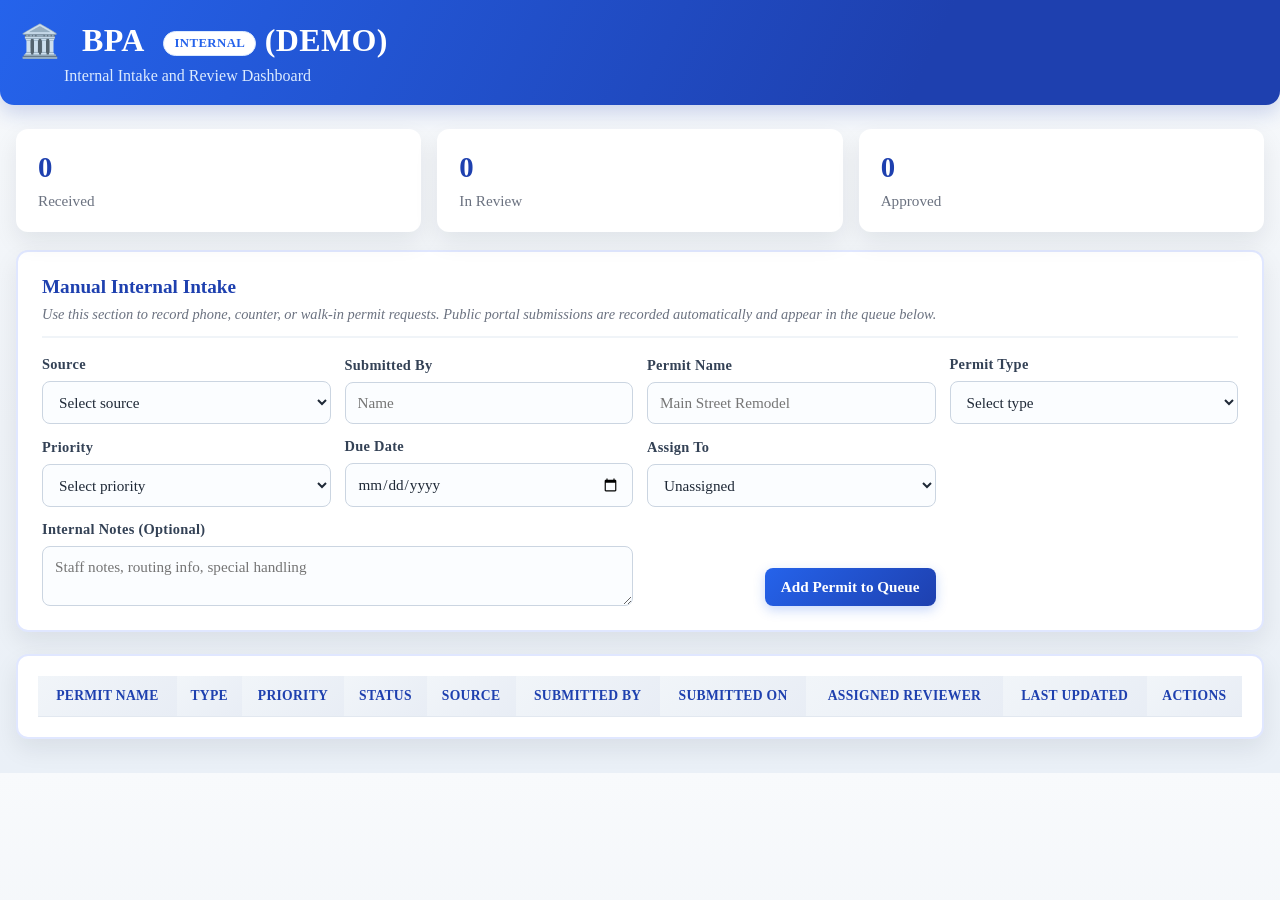
<file: index.html>
<!DOCTYPE html>
<html lang="en">
<head>
    <meta charset="UTF-8">
    <meta name="viewport" content="width=device-width, initial-scale=1.0">
    <title>BPA | Boston Permit Authority</title>
    <link rel="stylesheet" href="style.css">
</head>
<body>
    <header>
        <div class="header-row">
            <span class="logo-icon">🏛️</span>
               <h1 class="app-title">BPA <span class="internal-badge">INTERNAL</span> (DEMO)</h1>
        </div>
        <p class="app-subtitle">Internal Intake and Review Dashboard</p>
    </header>

    <main class="main-content">
        <section class="dashboard" aria-label="Summary">
            <article class="card">
                <h2 id="receivedCount">0</h2>
                <p>Received</p>
            </article>
            <article class="card">
                <h2 id="inReviewCount">0</h2>
                <p>In Review</p>
            </article>
            <article class="card">
                <h2 id="approvedCount">0</h2>
                <p>Approved</p>
            </article>
        </section>

        <section class="form-section">
            <div class="form-header">
                <h3>Manual Internal Intake</h3>
                <p class="form-helper">Use this section to record phone, counter, or walk-in permit requests. Public portal submissions are recorded automatically and appear in the queue below.</p>
            </div>
            <form id="permitForm" autocomplete="off" novalidate>
                <div class="form-group">
                    <label for="source">Source</label>
                    <select id="source" required>
                        <option value="">Select source</option>
                        <option value="Phone Intake">Phone Intake</option>
                        <option value="Walk-In">Walk-In</option>
                        <option value="Internal Entry">Internal Entry</option>
                    </select>
                </div>
                <div class="form-group">
                    <label for="submitBy">Submitted By</label>
                    <input id="submitBy" type="text" placeholder="Name" required>
                </div>
                <div class="form-group">
                    <label for="permitName">Permit Name</label>
                    <input id="permitName" type="text" placeholder="Main Street Remodel" required>
                </div>
                <div class="form-group">
                    <label for="permitType">Permit Type</label>
                    <select id="permitType" required>
                        <option value="">Select type</option>
                        <option value="Building">Building</option>
                        <option value="Electrical">Electrical</option>
                        <option value="Plumbing">Plumbing</option>
                        <option value="Event">Event</option>
                        <option value="Food Truck">Food Truck</option>
                    </select>
                </div>
                <div class="form-group">
                    <label for="priority">Priority</label>
                    <select id="priority" required>
                        <option value="">Select priority</option>
                        <option value="Low">Low</option>
                        <option value="Medium">Medium</option>
                        <option value="High">High</option>
                    </select>
                </div>
                <div class="form-group">
                    <label for="dueDate">Due Date</label>
                    <input id="dueDate" type="date" required>
                </div>
                <div class="form-group">
                    <label for="assignedReviewer">Assign To</label>
                    <select id="assignedReviewer">
                        <option value="">Unassigned</option>
                        <option value="Aimee Sprung">Aimee Sprung</option>
                        <option value="Brandon Brin">Brandon Brin</option>
                        <option value="Paul McCabe">Paul McCabe</option>
                    </select>
                </div>
                <div class="form-group notes-group">
                    <label for="internalNotes">Internal Notes (Optional)</label>
                    <textarea id="internalNotes" rows="2" placeholder="Staff notes, routing info, special handling"></textarea>
                </div>
                <div class="form-group action-group">
                    <button class="btn" type="submit">Add Permit to Queue</button>
                </div>
            </form>
        </section>

        <section class="table-section">
            <table id="permitTable">
                <thead>
                    <tr>
                        <th>Permit Name</th>
                        <th>Type</th>
                        <th>Priority</th>
                        <th>Status</th>
                        <th>Source</th>
                        <th>Submitted By</th>
                        <th>Submitted On</th>
                        <th>Assigned Reviewer</th>
                        <th>Last Updated</th>
                        <th>Actions</th>
                    </tr>
                </thead>
                <tbody></tbody>
            </table>
        </section>
    </main>

    <div class="notification" aria-live="polite"></div>

    <!-- Reviewer Assignment Modal -->
    <div id="reviewerModal" class="modal">
        <div class="modal-content">
            <div class="modal-header">
                <h2>Assign Reviewer</h2>
                <button class="modal-close" id="modalCloseBtn">&times;</button>
            </div>
            <div class="modal-body">
                <p class="modal-permit-name" id="modalPermitName"></p>
                <label for="modalReviewerSelect">Select Reviewer:</label>
                <select id="modalReviewerSelect">
                    <option value="">Unassigned</option>
                    <option value="Aimee Sprung">Aimee Sprung</option>
                    <option value="Brandon Brin">Brandon Brin</option>
                    <option value="Paul McCabe">Paul McCabe</option>
                </select>
            </div>
            <div class="modal-footer">
                <button id="modalCancelBtn" class="btn-secondary">Cancel</button>
                <button id="modalSaveBtn" class="btn">Save Reviewer</button>
            </div>
        </div>
    </div>

    <script src="app.js"></script>
</body>
</html>
</file>
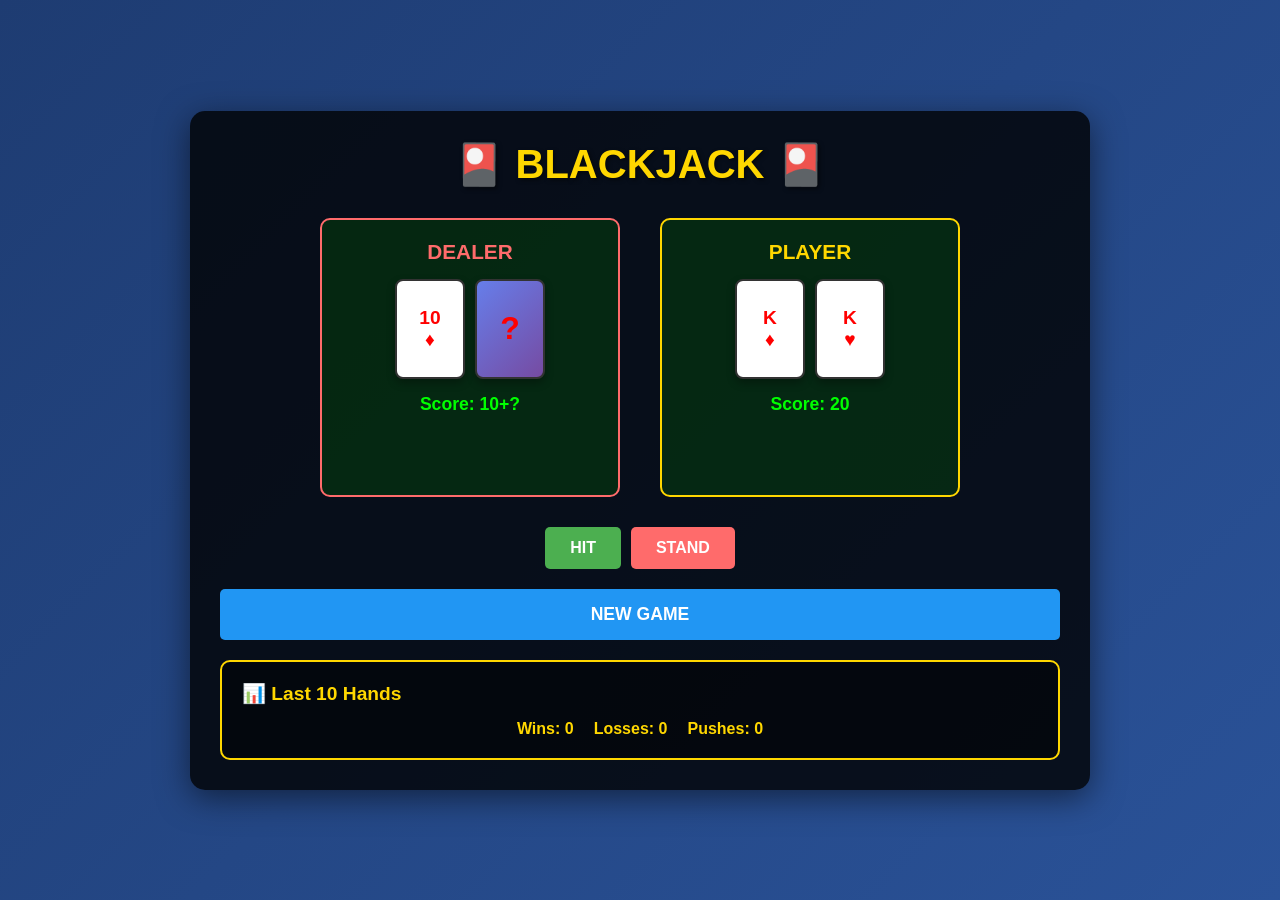
<file: blackjack.html>
<!DOCTYPE html>
<html lang="en">
<head>
    <meta charset="UTF-8">
    <meta name="viewport" content="width=device-width, initial-scale=1.0">
    <title>Blackjack Game</title>
    <style>
        * {
            margin: 0;
            padding: 0;
            box-sizing: border-box;
        }

        body {
            font-family: 'Arial', sans-serif;
            background: linear-gradient(135deg, #1e3c72 0%, #2a5298 100%);
            min-height: 100vh;
            display: flex;
            justify-content: center;
            align-items: center;
            padding: 20px;
        }

        .container {
            background: rgba(0, 0, 0, 0.8);
            border-radius: 15px;
            padding: 30px;
            max-width: 900px;
            width: 100%;
            box-shadow: 0 8px 32px rgba(0, 0, 0, 0.5);
        }

        h1 {
            color: #ffd700;
            text-align: center;
            margin-bottom: 30px;
            font-size: 2.5em;
            text-shadow: 2px 2px 4px rgba(0, 0, 0, 0.5);
        }

        .game-area {
            display: flex;
            gap: 40px;
            margin-bottom: 30px;
            flex-wrap: wrap;
            justify-content: center;
        }

        .player-section, .dealer-section {
            background: rgba(0, 100, 0, 0.3);
            border: 2px solid #ffd700;
            border-radius: 10px;
            padding: 20px;
            min-width: 300px;
            text-align: center;
        }

        .dealer-section {
            border-color: #ff6b6b;
        }

        .section-title {
            color: #ffd700;
            font-size: 1.3em;
            margin-bottom: 10px;
            font-weight: bold;
        }

        .dealer-section .section-title {
            color: #ff6b6b;
        }

        .cards {
            display: flex;
            gap: 10px;
            justify-content: center;
            margin: 15px 0;
            flex-wrap: wrap;
            min-height: 80px;
        }

        .card {
            background: white;
            border: 2px solid #333;
            border-radius: 8px;
            width: 70px;
            height: 100px;
            display: flex;
            align-items: center;
            justify-content: center;
            font-weight: bold;
            font-size: 1.2em;
            box-shadow: 0 4px 8px rgba(0, 0, 0, 0.3);
        }

        .card.red {
            color: #ff0000;
        }

        .card.black {
            color: #000000;
        }

        .score {
            color: #00ff00;
            font-size: 1.1em;
            font-weight: bold;
            margin: 10px 0;
        }

        .status {
            color: #ffff00;
            font-size: 1.1em;
            margin: 15px 0;
            min-height: 30px;
            font-weight: bold;
        }

        .buttons {
            display: flex;
            gap: 10px;
            justify-content: center;
            flex-wrap: wrap;
            margin: 20px 0;
        }

        button {
            background: #ffd700;
            color: #000;
            border: none;
            padding: 12px 25px;
            font-size: 1em;
            border-radius: 5px;
            cursor: pointer;
            font-weight: bold;
            transition: all 0.3s ease;
        }

        button:hover {
            background: #ffed4e;
            transform: scale(1.05);
        }

        button:disabled {
            background: #999;
            cursor: not-allowed;
            transform: scale(1);
        }

        button.hit {
            background: #4CAF50;
            color: white;
        }

        button.hit:hover {
            background: #66BB6A;
        }

        button.stand {
            background: #ff6b6b;
            color: white;
        }

        button.stand:hover {
            background: #ff8787;
        }

        button.new-game {
            background: #2196F3;
            color: white;
            width: 100%;
            padding: 15px;
            font-size: 1.1em;
        }

        button.new-game:hover {
            background: #42A5F5;
        }

        .history-section {
            background: rgba(0, 0, 0, 0.5);
            border: 2px solid #ffd700;
            border-radius: 10px;
            padding: 20px;
            margin-top: 20px;
        }

        .history-title {
            color: #ffd700;
            font-size: 1.2em;
            font-weight: bold;
            margin-bottom: 15px;
        }

        .history-list {
            display: grid;
            grid-template-columns: repeat(auto-fit, minmax(200px, 1fr));
            gap: 10px;
            max-height: 200px;
            overflow-y: auto;
        }

        .history-item {
            background: rgba(255, 215, 0, 0.1);
            border-left: 4px solid #ffd700;
            padding: 10px;
            border-radius: 3px;
            font-size: 0.9em;
            color: #fff;
        }

        .history-item.win {
            border-left-color: #00ff00;
            background: rgba(0, 255, 0, 0.1);
        }

        .history-item.loss {
            border-left-color: #ff6b6b;
            background: rgba(255, 107, 107, 0.1);
        }

        .history-item.push {
            border-left-color: #ffff00;
            background: rgba(255, 255, 0, 0.1);
        }

        .stats {
            display: flex;
            gap: 20px;
            justify-content: center;
            margin-top: 15px;
            flex-wrap: wrap;
        }

        .stat {
            color: #ffd700;
            font-weight: bold;
        }

        .hidden-card {
            background: linear-gradient(135deg, #667eea 0%, #764ba2 100%);
            color: #fff;
            font-size: 2em;
        }

        .message {
            text-align: center;
            font-size: 1.3em;
            font-weight: bold;
            min-height: 30px;
        }

        .win {
            color: #00ff00;
        }

        .lose {
            color: #ff6b6b;
        }

        .push {
            color: #ffff00;
        }

        .busted {
            color: #ff6b6b;
        }
    </style>
</head>
<body>
    <div class="container">
        <h1>🎴 BLACKJACK 🎴</h1>

        <div class="game-area">
            <div class="dealer-section">
                <div class="section-title">DEALER</div>
                <div class="cards" id="dealerCards"></div>
                <div class="score" id="dealerScore">Score: 0</div>
                <div class="status" id="dealerStatus"></div>
            </div>

            <div class="player-section">
                <div class="section-title">PLAYER</div>
                <div class="cards" id="playerCards"></div>
                <div class="score" id="playerScore">Score: 0</div>
                <div class="status" id="playerStatus"></div>
            </div>
        </div>

        <div class="message" id="gameMessage"></div>

        <div class="buttons">
            <button class="hit" id="hitBtn" onclick="game.hit()">HIT</button>
            <button class="stand" id="standBtn" onclick="game.stand()">STAND</button>
        </div>

        <button class="new-game" id="newGameBtn" onclick="game.newGame()">NEW GAME</button>

        <div class="history-section">
            <div class="history-title">📊 Last 10 Hands</div>
            <div class="stats">
                <div class="stat">Wins: <span id="winCount">0</span></div>
                <div class="stat">Losses: <span id="lossCount">0</span></div>
                <div class="stat">Pushes: <span id="pushCount">0</span></div>
            </div>
            <div class="history-list" id="historyList"></div>
        </div>
    </div>

    <script>
        const SUITS = ['♠', '♥', '♦', '♣'];
        const RANKS = ['A', '2', '3', '4', '5', '6', '7', '8', '9', '10', 'J', 'Q', 'K'];

        class BlackjackGame {
            constructor() {
                this.deck = [];
                this.playerHand = [];
                this.dealerHand = [];
                this.gameOver = false;
                this.playerStand = false;
                this.history = this.loadHistory();
                this.createDeck();
                this.newGame();
            }

            createDeck() {
                this.deck = [];
                for (let suit of SUITS) {
                    for (let rank of RANKS) {
                        this.deck.push({ rank, suit });
                    }
                }
                this.shuffleDeck();
            }

            shuffleDeck() {
                for (let i = this.deck.length - 1; i > 0; i--) {
                    const j = Math.floor(Math.random() * (i + 1));
                    [this.deck[i], this.deck[j]] = [this.deck[j], this.deck[i]];
                }
            }

            drawCard() {
                if (this.deck.length < 10) {
                    this.createDeck();
                }
                return this.deck.pop();
            }

            getCardValue(card) {
                if (card.rank === 'A') return 11;
                if (['J', 'Q', 'K'].includes(card.rank)) return 10;
                return parseInt(card.rank);
            }

            calculateScore(hand) {
                let score = 0;
                let aces = 0;
                for (let card of hand) {
                    score += this.getCardValue(card);
                    if (card.rank === 'A') aces++;
                }
                while (score > 21 && aces > 0) {
                    score -= 10;
                    aces--;
                }
                return score;
            }

            newGame() {
                this.playerHand = [];
                this.dealerHand = [];
                this.gameOver = false;
                this.playerStand = false;

                this.playerHand.push(this.drawCard());
                this.playerHand.push(this.drawCard());
                this.dealerHand.push(this.drawCard());
                this.dealerHand.push(this.drawCard());

                this.updateDisplay();
                document.getElementById('gameMessage').textContent = '';
                document.getElementById('gameMessage').className = '';

                if (this.calculateScore(this.playerHand) === 21) {
                    this.checkBlackjack();
                }
            }

            checkBlackjack() {
                const playerScore = this.calculateScore(this.playerHand);
                const dealerScore = this.calculateScore([this.dealerHand[0]]);
                if (playerScore === 21) {
                    if (this.dealerHand.length === 2 && this.calculateScore(this.dealerHand) === 21) {
                        this.endGame('PUSH! Both have Blackjack!', 'push');
                    } else {
                        this.endGame('BLACKJACK! You Win!', 'win');
                    }
                }
            }

            hit() {
                if (!this.gameOver && !this.playerStand) {
                    this.playerHand.push(this.drawCard());
                    const score = this.calculateScore(this.playerHand);
                    if (score > 21) {
                        this.endGame('BUST! Dealer Wins!', 'loss');
                    } else if (score === 21) {
                        this.playerStand = true;
                        this.dealerTurn();
                    }
                    this.updateDisplay();
                }
            }

            stand() {
                if (!this.gameOver) {
                    this.playerStand = true;
                    this.dealerTurn();
                }
            }

            dealerTurn() {
                this.gameOver = true;
                this.updateDisplay();

                setTimeout(() => {
                    while (this.calculateScore(this.dealerHand) < 17) {
                        this.dealerHand.push(this.drawCard());
                        this.updateDisplay();
                    }

                    const playerScore = this.calculateScore(this.playerHand);
                    const dealerScore = this.calculateScore(this.dealerHand);

                    if (dealerScore > 21) {
                        this.endGame('Dealer BUST! You Win!', 'win');
                    } else if (playerScore > dealerScore) {
                        this.endGame('You Win!', 'win');
                    } else if (dealerScore > playerScore) {
                        this.endGame('Dealer Wins!', 'loss');
                    } else {
                        this.endGame('PUSH!', 'push');
                    }
                }, 500);
            }

            endGame(message, result) {
                this.gameOver = true;
                const resultMsg = document.getElementById('gameMessage');
                resultMsg.textContent = message;
                resultMsg.className = `message ${result === 'win' ? 'win' : result === 'loss' ? 'lose' : 'push'}`;

                this.addToHistory(result);
                this.updateDisplay();
            }

            addToHistory(result) {
                const playerScore = this.calculateScore(this.playerHand);
                const dealerScore = this.calculateScore(this.dealerHand);
                const entry = {
                    result,
                    playerScore,
                    dealerScore,
                    timestamp: new Date().toLocaleTimeString()
                };
                this.history.unshift(entry);
                if (this.history.length > 10) {
                    this.history.pop();
                }
                this.saveHistory();
                this.displayHistory();
            }

            displayHistory() {
                const historyList = document.getElementById('historyList');
                historyList.innerHTML = '';

                let wins = 0, losses = 0, pushes = 0;

                for (let entry of this.history) {
                    const div = document.createElement('div');
                    div.className = `history-item ${entry.result}`;
                    const resultText = entry.result === 'win' ? 'WIN ✓' : entry.result === 'loss' ? 'LOSS ✗' : 'PUSH =';
                    div.textContent = `${resultText} | You: ${entry.playerScore} vs Dealer: ${entry.dealerScore}`;
                    historyList.appendChild(div);

                    if (entry.result === 'win') wins++;
                    else if (entry.result === 'loss') losses++;
                    else pushes++;
                }

                document.getElementById('winCount').textContent = wins;
                document.getElementById('lossCount').textContent = losses;
                document.getElementById('pushCount').textContent = pushes;
            }

            saveHistory() {
                localStorage.setItem('blackjackHistory', JSON.stringify(this.history));
            }

            loadHistory() {
                const saved = localStorage.getItem('blackjackHistory');
                return saved ? JSON.parse(saved) : [];
            }

            renderCards(cards, isDealer = false) {
                return cards.map((card, index) => {
                    const isHidden = isDealer && index === 1 && !this.gameOver;
                    const html = document.createElement('div');
                    html.className = `card ${['♥', '♦'].includes(card.suit) ? 'red' : 'black'}${isHidden ? ' hidden-card' : ''}`;
                    if (isHidden) {
                        html.textContent = '?';
                    } else {
                        html.innerHTML = `${card.rank}<br>${card.suit}`;
                    }
                    return html;
                });
            }

            updateDisplay() {
                const playerCardsDiv = document.getElementById('playerCards');
                const dealerCardsDiv = document.getElementById('dealerCards');

                playerCardsDiv.innerHTML = '';
                dealerCardsDiv.innerHTML = '';

                this.renderCards(this.playerHand).forEach(card => playerCardsDiv.appendChild(card));
                this.renderCards(this.dealerHand, true).forEach(card => dealerCardsDiv.appendChild(card));

                const playerScore = this.calculateScore(this.playerHand);
                const dealerScore = this.gameOver ? this.calculateScore(this.dealerHand) : this.calculateScore([this.dealerHand[0]]);

                document.getElementById('playerScore').textContent = `Score: ${playerScore}`;
                document.getElementById('dealerScore').textContent = `Score: ${dealerScore}${!this.gameOver ? '+?' : ''}`;

                document.getElementById('hitBtn').disabled = this.gameOver || this.playerStand;
                document.getElementById('standBtn').disabled = this.gameOver || this.playerStand;

                this.displayHistory();
            }
        }

        const game = new BlackjackGame();
    </script>
</body>
</html>
</file>
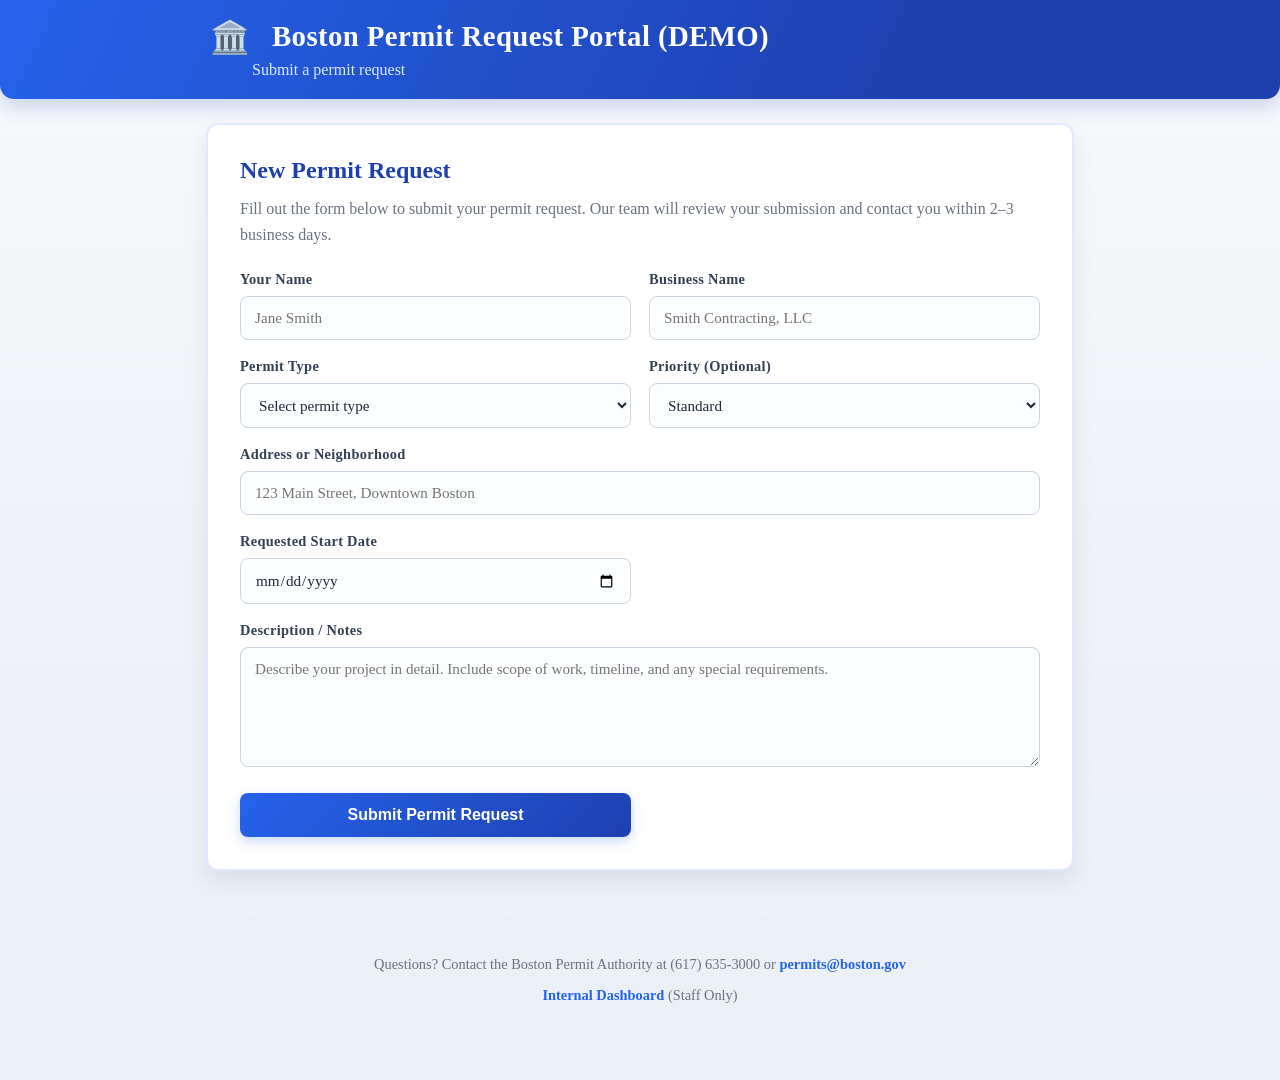
<file: public.html>
<!DOCTYPE html>
<html lang="en">
<head>
    <meta charset="UTF-8">
    <meta name="viewport" content="width=device-width, initial-scale=1.0">
    <title>Boston Permit Request Portal</title>
    <style>
        :root {
            --primary: #2563eb;
            --primary-dark: #1e40af;
            --bg: #eef2f7;
            --surface: #ffffff;
            --text: #1f2937;
            --muted: #6b7280;
            --shadow: 0 10px 24px rgba(15, 23, 42, 0.08);
            --radius: 12px;
        }

        * {
            box-sizing: border-box;
        }

        body {
            margin: 0;
            font-family: Segoe UI;
            background: linear-gradient(180deg, #f8fafc 0%, var(--bg) 55%, #eaf0f7 100%);
            color: var(--text);
        }

        .logo-icon {
            font-size: 2rem;
            line-height: 1;
            margin-right: 10px;
            display: inline-flex;
            align-items: center;
        }

        header {
            background: linear-gradient(115deg, var(--primary) 0%, var(--primary-dark) 72%);
            color: #fff;
            border-bottom-left-radius: 14px;
            border-bottom-right-radius: 14px;
            box-shadow: 0 8px 20px rgba(30, 64, 175, 0.2);
        }

        .header-row {
            max-width: 900px;
            margin: 0 auto;
            padding: 20px 20px 8px 20px;
            display: flex;
            align-items: center;
            gap: 12px;
        }

        .app-title {
            margin: 0;
            font-size: 1.8rem;
            font-weight: 700;
            letter-spacing: 0.4px;
        }

        .app-subtitle {
            max-width: 900px;
            margin: 0 auto;
            padding: 0 20px 20px 62px;
            color: #dbeafe;
            font-size: 1rem;
        }

        .main-content {
            max-width: 900px;
            margin: 0 auto;
            padding: 24px 16px 34px 16px;
        }

        .form-section {
            background: var(--surface);
            border: 2px solid #e0e7ff;
            border-radius: var(--radius);
            box-shadow: var(--shadow);
            padding: 32px;
            margin-bottom: 18px;
            transition: all 0.2s ease;
        }

        .form-section:hover {
            border-color: var(--primary);
            box-shadow: 0 12px 28px rgba(37, 99, 235, 0.1);
        }

        .form-section h2 {
            margin: 0 0 12px 0;
            color: var(--primary-dark);
            font-size: 1.5rem;
            font-weight: 800;
        }

        .form-intro {
            margin: 0 0 24px 0;
            color: #6b7280;
            font-size: 1rem;
            line-height: 1.6;
        }

        form {
            display: grid;
            grid-template-columns: repeat(2, minmax(0, 1fr));
            gap: 18px;
            align-items: end;
        }

        .form-group {
            display: flex;
            flex-direction: column;
            gap: 8px;
        }

        .form-group.full {
            grid-column: 1 / span 2;
        }

        label {
            font-size: 0.9rem;
            color: #334155;
            font-weight: 700;
            letter-spacing: 0.3px;
        }

        input,
        select,
        textarea {
            border: 1.5px solid #cbd5e1;
            border-radius: 8px;
            padding: 12px 14px;
            font-size: 0.95rem;
            background: #fbfdff;
            color: var(--text);
            font-family: inherit;
            transition: all 0.15s ease;
        }

        input:focus,
        select:focus,
        textarea:focus {
            outline: none;
            border-color: var(--primary);
            background: #fff;
            box-shadow: 0 0 0 3px rgba(37, 99, 235, 0.08);
        }

        textarea {
            resize: vertical;
            min-height: 120px;
        }

        .btn {
            background: linear-gradient(135deg, var(--primary) 0%, var(--primary-dark) 100%);
            color: #fff;
            border: 0;
            border-radius: 8px;
            padding: 13px 28px;
            font-weight: 600;
            cursor: pointer;
            transition: all 0.2s ease;
            font-size: 1rem;
            box-shadow: 0 4px 12px rgba(37, 99, 235, 0.25);
        }

        .btn:hover {
            background: var(--primary-dark);
            box-shadow: 0 6px 16px rgba(37, 99, 235, 0.35);
            transform: translateY(-1px);
        }

        .btn:active {
            transform: translateY(0);
            box-shadow: 0 2px 8px rgba(37, 99, 235, 0.2);
        }

        .notification {
            position: fixed;
            top: 18px;
            right: 18px;
            background: var(--primary);
            color: #fff;
            padding: 14px 20px;
            border-radius: 8px;
            opacity: 0;
            pointer-events: none;
            transform: translateY(-6px);
            transition: opacity 0.2s ease, transform 0.2s ease;
            z-index: 1000;
            max-width: 400px;
            box-shadow: 0 8px 20px rgba(37, 99, 235, 0.3);
            font-weight: 500;
        }

        .notification.show {
            opacity: 1;
            transform: translateY(0);
        }

        .notification.error {
            background: #ef4444;
            box-shadow: 0 8px 20px rgba(239, 68, 68, 0.3);
        }

        .footer {
            text-align: center;
            margin-top: 40px;
            padding: 28px 20px;
            color: #6b7280;
            font-size: 0.9rem;
            border-top: 2px solid #f0f4f8;
        }

        .footer a {
            color: var(--primary);
            text-decoration: none;
            font-weight: 600;
            transition: all 0.2s ease;
        }

        .footer a:hover {
            color: var(--primary-dark);
            text-decoration: underline;
        }

        @media (max-width: 640px) {
            .header-row {
                padding: 14px 12px 6px 12px;
            }

            .app-title {
                font-size: 1.4rem;
            }

            .app-subtitle {
                padding: 0 12px 14px 12px;
            }

            .main-content {
                padding: 14px 10px 24px 10px;
            }

            form {
                grid-template-columns: 1fr;
            }

            .form-group.full {
                grid-column: auto;
            }
        }
    </style>
</head>
<body>
    <header>
        <div class="header-row">
            <span class="logo-icon">🏛️</span>
               <h1 class="app-title">Boston Permit Request Portal (DEMO)</h1>
        </div>
        <p class="app-subtitle">Submit a permit request</p>
    </header>

    <main class="main-content">
        <section class="form-section">
            <h2>New Permit Request</h2>
            <p class="form-intro">Fill out the form below to submit your permit request. Our team will review your submission and contact you within 2–3 business days.</p>

            <form id="permitForm" autocomplete="off" novalidate>
                <div class="form-group">
                    <label for="applicantName">Your Name</label>
                    <input id="applicantName" type="text" placeholder="Jane Smith" required>
                </div>

                <div class="form-group">
                       <label for="businessName">Business Name</label>
                    <input id="businessName" type="text" placeholder="Smith Contracting, LLC">
                </div>

                <div class="form-group">
                    <label for="permitType">Permit Type</label>
                    <select id="permitType" required>
                        <option value="">Select permit type</option>
                        <option value="Building">Building / Construction</option>
                        <option value="Electrical">Electrical Work</option>
                        <option value="Plumbing">Plumbing / HVAC</option>
                        <option value="Event">Special Event</option>
                        <option value="Food Truck">Food Truck / Vendor</option>
                        <option value="Other">Other</option>
                    </select>
                </div>

                <div class="form-group">
                    <label for="priority">Priority (Optional)</label>
                    <select id="priority">
                        <option value="Medium" selected>Standard</option>
                        <option value="High">Urgent</option>
                        <option value="Low">Not Urgent</option>
                    </select>
                </div>

                <div class="form-group full">
                    <label for="address">Address or Neighborhood</label>
                    <input id="address" type="text" placeholder="123 Main Street, Downtown Boston" required>
                </div>

                <div class="form-group">
                    <label for="requestedDate">Requested Start Date</label>
                    <input id="requestedDate" type="date" required>
                </div>

                <div class="form-group full">
                    <label for="description">Description / Notes</label>
                    <textarea id="description" placeholder="Describe your project in detail. Include scope of work, timeline, and any special requirements."></textarea>
                </div>

                <div class="form-group full" style="grid-column: auto; margin-top: 8px;">
                    <button type="submit" class="btn">Submit Permit Request</button>
                </div>
            </form>
        </section>

        <div class="footer">
            <p>Questions? Contact the Boston Permit Authority at (617) 635-3000 or <a href="mailto:permits@boston.gov">permits@boston.gov</a></p>
            <p><a href="index.html">Internal Dashboard</a> (Staff Only)</p>
        </div>
    </main>

    <div class="notification" aria-live="polite"></div>

    <script>
        const LOCAL_STORAGE_KEY = 'bpaPermits';
        const permitForm = document.getElementById('permitForm');

        function nowIso() {
            return new Date().toISOString();
        }

        function showNotification(msg, isError = false) {
            let notif = document.querySelector('.notification');
            if (!notif) {
                notif = document.createElement('div');
                notif.className = 'notification';
                document.body.appendChild(notif);
            }
            notif.textContent = msg;
            notif.classList.add('show');
            if (isError) {
                notif.classList.add('error');
            } else {
                notif.classList.remove('error');
            }
            setTimeout(() => notif.classList.remove('show'), isError ? 3200 : 2200);
        }

        function loadPermits() {
            const saved = localStorage.getItem(LOCAL_STORAGE_KEY);
            if (!saved) return [];
            try {
                return JSON.parse(saved);
            } catch {
                return [];
            }
        }

        function savePermits(permits) {
            localStorage.setItem(LOCAL_STORAGE_KEY, JSON.stringify(permits));
        }

        permitForm.addEventListener('submit', (e) => {
            e.preventDefault();

            const applicantName = document.getElementById('applicantName').value.trim();
            const businessName = document.getElementById('businessName').value.trim();
            const permitType = document.getElementById('permitType').value;
            const priority = document.getElementById('priority').value;
            const address = document.getElementById('address').value.trim();
            const requestedDate = document.getElementById('requestedDate').value;
            const description = document.getElementById('description').value.trim();

            if (!applicantName || !permitType || !address || !requestedDate) {
                showNotification('Please fill out all required fields.', true);
                return;
            }

            const permits = loadPermits();

            const newPermit = {
                id: Math.random().toString(36).substr(2, 9),
                name: permitType + ' – ' + address,
                type: permitType,
                priority,
                dueDate: requestedDate,
                status: 'Received',
                source: 'Public Portal',
                submittedBy: applicantName,
                submittedOn: nowIso(),
                neighborhood: address,
                publicNotes: description,
                internalNotes: businessName ? 'Business: ' + businessName : '',
                assignedReviewer: '',
                lastUpdated: nowIso()
            };

            permits.push(newPermit);
            savePermits(permits);

            permitForm.reset();
            showNotification('Your permit request has been submitted. We will review it and contact you soon.');
        });
    </script>
</body>
</html>
</file>
<file: style.css>
:root {
    --primary: #2563eb;
    --primary-dark: #1e40af;
    --bg: #eef2f7;
    --surface: #ffffff;
    --text: #1f2937;
    --muted: #6b7280;
    --danger: #ef4444;
    --warning: #facc15;
    --warning-bg: #fef9c3;
    --shadow: 0 10px 24px rgba(15, 23, 42, 0.08);
    --radius: 12px;
}

* {
    box-sizing: border-box;
    font-family: Segoe UI;
}

body {
    margin: 0;
    background: linear-gradient(180deg, #f8fafc 0%, var(--bg) 55%, #eaf0f7 100%);
    color: var(--text);
}

.logo-icon {
    font-size: 2rem;
    line-height: 1;
    margin-right: 10px;
    display: inline-flex;
    align-items: center;
}

header {
    background: linear-gradient(115deg, var(--primary) 0%, var(--primary-dark) 72%);
    color: #fff;
    border-bottom-left-radius: 14px;
    border-bottom-right-radius: 14px;
    box-shadow: 0 8px 20px rgba(30, 64, 175, 0.2);
}

.header-row {
    max-width: 1300px;
    margin: 0 auto;
    padding: 22px 20px 8px 20px;
    display: flex;
    align-items: center;
    gap: 12px;
}

.app-title {
    margin: 0;
    font-size: 2rem;
    font-weight: 700;
    letter-spacing: 0.4px;
}

.internal-badge {
    display: inline-block;
    vertical-align: middle;
    margin-left: 12px;
    background: #fff;
    color: var(--primary);
    border: 1px solid #dbeafe;
    border-radius: 999px;
    font-size: 0.8rem;
    padding: 4px 10px;
    font-weight: 700;
}

.app-subtitle {
    max-width: 1300px;
    margin: 0 auto;
    padding: 0 20px 20px 64px;
    color: #dbeafe;
    font-size: 1rem;
}

.main-content {
    max-width: 1300px;
    margin: 0 auto;
    padding: 24px 16px 34px 16px;
}

.dashboard {
    display: grid;
    grid-template-columns: repeat(3, minmax(0, 1fr));
    gap: 16px;
    margin-bottom: 18px;
}

.card,
.chart-section,
.form-section,
.table-section {
    background: var(--surface);
    border-radius: var(--radius);
    box-shadow: var(--shadow);
    border: 1px solid #e7edf7;
}

.card {
    padding: 20px;
    transition: all 0.2s ease;
    border: 2px solid transparent;
}

.card:hover {
    border-color: var(--primary);
    box-shadow: 0 12px 28px rgba(37, 99, 235, 0.12);
    transform: translateY(-2px);
}

.card h2 {
    margin: 0 0 8px 0;
    color: var(--primary-dark);
    font-size: 1.8rem;
    font-weight: 800;
}

.card p {
    margin: 0;
    color: var(--muted);
    font-size: 0.95rem;
    font-weight: 500;
}

.chart-section {
    margin-bottom: 18px;
    padding: 16px;
}

.chart-section h3,
.form-section h3 {
    margin: 0 0 12px 0;
    color: var(--primary-dark);
}

.status-chart {
    display: grid;
    gap: 10px;
}

.chart-row {
    display: grid;
    grid-template-columns: 110px 1fr 40px;
    align-items: center;
    gap: 10px;
}

.chart-label {
    font-size: 0.9rem;
    color: #334155;
    font-weight: 600;
}

.chart-track {
    background: #e5e7eb;
    border-radius: 999px;
    overflow: hidden;
    height: 16px;
}

.chart-bar {
    height: 16px;
    background: linear-gradient(90deg, #3b82f6 0%, #2563eb 100%);
}

.chart-count {
    text-align: right;
    font-weight: 700;
    color: #1e3a8a;
}

.form-section {
    margin-bottom: 22px;
    padding: 24px;
    border: 2px solid #e0e7ff;
    transition: all 0.2s ease;
}

.form-section:hover {
    border-color: var(--primary);
}

.form-header {
    margin-bottom: 18px;
    padding-bottom: 12px;
    border-bottom: 2px solid #f0f4f8;
}

.form-header h3 {
    margin: 0 0 6px 0;
    color: var(--primary-dark);
    font-size: 1.2rem;
    font-weight: 700;
}

.form-helper {
    margin: 0;
    font-size: 0.9rem;
    color: #6b7280;
    font-style: italic;
    line-height: 1.4;
}

form {
    display: grid;
    grid-template-columns: repeat(4, minmax(0, 1fr));
    gap: 14px;
    align-items: end;
}

.form-group {
    display: flex;
    flex-direction: column;
    gap: 8px;
}

.notes-group {
    grid-column: 1 / span 2;
}

.action-group {
    justify-self: end;
}

label {
    font-size: 0.9rem;
    color: #334155;
    font-weight: 700;
    letter-spacing: 0.3px;
}

input,
select,
textarea {
    border: 1.5px solid #cbd5e1;
    border-radius: 8px;
    padding: 11px 12px;
    font-size: 0.95rem;
    background: #fbfdff;
    color: var(--text);
    font-family: inherit;
    transition: all 0.15s ease;
}

input:focus,
select:focus,
textarea:focus {
    outline: none;
    border-color: var(--primary);
    background: #fff;
    box-shadow: 0 0 0 3px rgba(37, 99, 235, 0.08);
}

textarea {
    resize: vertical;
}

.btn,
.actions-btn {
    border-radius: 8px;
    padding: 10px 16px;
    font-weight: 600;
    cursor: pointer;
    transition: all 0.2s ease;
    font-size: 0.95rem;
}

.btn {
    border: 0;
    background: linear-gradient(135deg, var(--primary) 0%, var(--primary-dark) 100%);
    color: #fff;
    box-shadow: 0 4px 12px rgba(37, 99, 235, 0.25);
}

.btn:hover {
    background: var(--primary-dark);
    box-shadow: 0 6px 16px rgba(37, 99, 235, 0.35);
    transform: translateY(-1px);
}

.btn:active {
    transform: translateY(0);
    box-shadow: 0 2px 8px rgba(37, 99, 235, 0.2);
}

.table-section {
    padding: 20px;
    overflow-x: auto;
    border: 2px solid #e0e7ff;
    border-radius: var(--radius);
    background: var(--surface);
    box-shadow: var(--shadow);
}

table {
    width: 100%;
    border-collapse: collapse;
    min-width: 1050px;
}

th,
td {
    padding: 12px 10px;
    text-align: center;
    border-bottom: 1px solid #e2e8f0;
    vertical-align: middle;
    font-size: 0.95rem;
}

th {
    background: linear-gradient(135deg, #f1f5f9 0%, #e8edf5 100%);
    color: #1e40af;
    font-weight: 700;
    letter-spacing: 0.3px;
    text-transform: uppercase;
    font-size: 0.85rem;
}

tbody tr {
    transition: all 0.15s ease;
}

tbody tr:nth-child(even) {
    background: #f8faff;
}

tbody tr:hover {
    background: #eef2f7;
    box-shadow: inset 0 0 0 1px rgba(37, 99, 235, 0.1);
}

td.notes {
    max-width: 250px;
    text-align: left;
    color: #334155;
}

.overdue-row {
    background: #fee2e2 !important;
}

.overdue-row:hover {
    background: #fccdd1 !important;
}

.due-soon-row {
    background: var(--warning-bg) !important;
}

.due-soon-row:hover {
    background: #fef3c7 !important;
}

.priority-warning {
    color: var(--danger);
    margin-left: 6px;
}

.actions-btn {
    border: 1.5px solid var(--primary);
    background: #fff;
    color: var(--primary);
    margin: 3px;
    font-size: 0.85rem;
}

.actions-btn:hover {
    background: var(--primary);
    color: #fff;
    box-shadow: 0 4px 12px rgba(37, 99, 235, 0.2);
}

.notification {
    position: fixed;
    top: 18px;
    right: 18px;
    background: var(--primary);
    color: #fff;
    padding: 10px 14px;
    border-radius: 8px;
    opacity: 0;
    pointer-events: none;
    transform: translateY(-6px);
    transition: opacity 0.2s ease, transform 0.2s ease;
    z-index: 1000;
}

.notification.show {
    opacity: 1;
    transform: translateY(0);
}

.modal {
    display: none;
    position: fixed;
    inset: 0;
    background: rgba(0, 0, 0, 0.5);
    z-index: 2000;
    align-items: center;
    justify-content: center;
}

.modal.show {
    display: flex;
}

.modal-content {
    background: var(--surface);
    border-radius: var(--radius);
    box-shadow: 0 20px 50px rgba(0, 0, 0, 0.15);
    width: 90%;
    max-width: 400px;
    animation: slideUp 0.3s ease;
}

@keyframes slideUp {
    from {
        opacity: 0;
        transform: translateY(20px);
    }
    to {
        opacity: 1;
        transform: translateY(0);
    }
}

.modal-header {
    display: flex;
    justify-content: space-between;
    align-items: center;
    padding: 20px;
    border-bottom: 2px solid #f0f4f8;
}

.modal-header h2 {
    margin: 0;
    color: var(--primary-dark);
    font-size: 1.3rem;
    font-weight: 700;
}

.modal-close {
    background: none;
    border: none;
    font-size: 1.8rem;
    cursor: pointer;
    color: var(--muted);
    padding: 0;
    width: 32px;
    height: 32px;
    display: flex;
    align-items: center;
    justify-content: center;
    border-radius: 6px;
    transition: all 0.2s ease;
}

.modal-close:hover {
    background: #f0f4f8;
    color: var(--primary);
}

.modal-body {
    padding: 20px;
}

.modal-permit-name {
    margin: 0 0 16px 0;
    font-size: 1rem;
    font-weight: 600;
    color: var(--text);
    padding: 10px;
    background: #f8faff;
    border-radius: 8px;
    border-left: 4px solid var(--primary);
}

.modal-body label {
    display: block;
    margin-bottom: 8px;
    font-weight: 700;
    color: var(--text);
}

.modal-body select {
    width: 100%;
}

.modal-footer {
    display: flex;
    gap: 12px;
    justify-content: flex-end;
    padding: 16px 20px;
    border-top: 2px solid #f0f4f8;
}

.btn-secondary {
    border: 1.5px solid #cbd5e1;
    background: #fff;
    color: var(--text);
    padding: 10px 16px;
    border-radius: 8px;
    cursor: pointer;
    font-weight: 600;
    transition: all 0.2s ease;
    font-size: 0.95rem;
}

.btn-secondary:hover {
    background: #f0f4f8;
    border-color: var(--muted);
}

@media (max-width: 1024px) {
    .dashboard {
        grid-template-columns: 1fr;
    }

    form {
        grid-template-columns: repeat(2, minmax(0, 1fr));
    }

    .notes-group {
        grid-column: auto;
    }

    .action-group {
        justify-self: start;
    }

    .app-subtitle {
        padding-left: 20px;
    }
}

@media (max-width: 640px) {
    .header-row {
        padding: 16px 12px 6px 12px;
    }

    .app-title {
        font-size: 1.45rem;
    }

    .app-subtitle {
        padding: 0 12px 14px 12px;
    }

    .main-content {
        padding: 14px 10px 24px 10px;
    }

    form,
    .chart-row {
        grid-template-columns: 1fr;
    }
}
</file>
